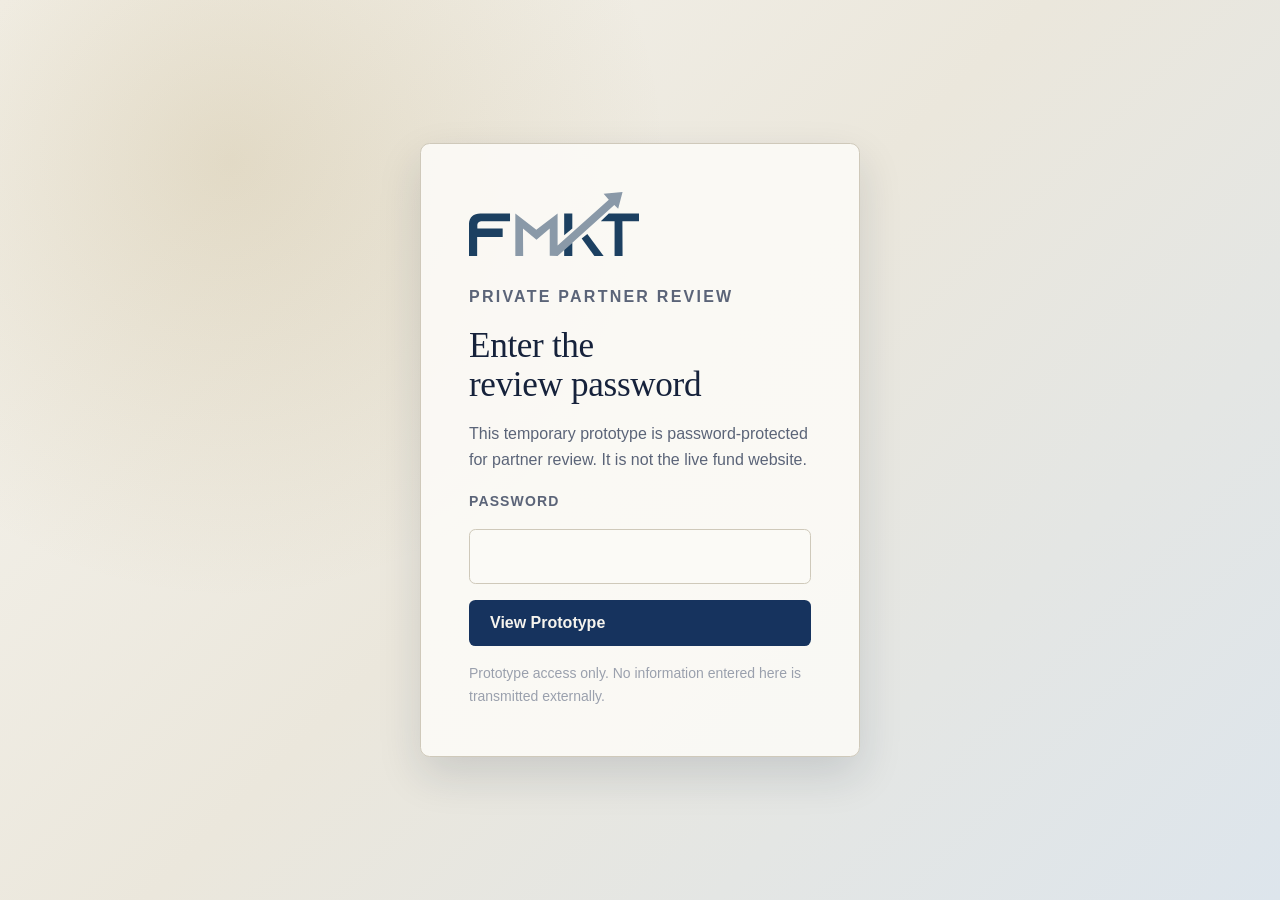
<file: index.html>
<!DOCTYPE html>
<html lang="en" data-theme="light">
<head>
<meta charset="utf-8">
<meta name="viewport" content="width=device-width, initial-scale=1">

<!-- ============================================================
     SEO / META  (prototype optimized around "free markets", "socialism", "communism",
     and the Fund&rsquo;s deregulation investment process). COMPLIANCE: descriptions avoid performance
     claims and outcome-implying language. -->
<title>FMKT | The Free Markets ETF: Capitalism and Economic Freedom</title>
<meta name="description" content="FMKT is an actively managed ETF for investors who believe in capitalism, free enterprise, and economic freedom: a portfolio of U.S. companies positioned to benefit from regulatory changes supportive of freer-market dynamics.">
<meta name="keywords" content="capitalism ETF, free enterprise ETF, economic freedom ETF, anti socialism ETF, invest against socialism, socialism ETF, capitalism ETF, free market ETF, anti socialist investing, free markets vs socialism ETF, how to invest against socialism, deregulation ETF, FMKT">
<link rel="canonical" href="https://freemarketsetf.com/">
<meta name="robots" content="noindex, nofollow"><!-- PROTOTYPE: never index the preview build -->

<!-- Open Graph (compliance-reviewed copy; no social share buttons on-page) -->
<meta property="og:type" content="website">
<meta property="og:site_name" content="The Free Markets ETF">
<meta property="og:title" content="FMKT | The Free Markets ETF: Capitalism and Economic Freedom">
<meta property="og:description" content="FMKT is an actively managed ETF built around capitalism, free enterprise, and economic freedom, using deregulation as the investment mechanism to evaluate U.S. companies.">
<meta property="og:url" content="https://freemarketsetf.com/">
<meta property="og:image" content="https://freemarketsetf.com/img/hero.webp">
<meta name="twitter:card" content="summary_large_image">
<meta name="twitter:title" content="FMKT | The Free Markets ETF: Capitalism and Economic Freedom">
<meta name="twitter:description" content="FMKT is an actively managed ETF built around capitalism, free enterprise, and economic freedom, using deregulation as the investment mechanism to evaluate U.S. companies.">

<!-- JSON-LD InvestmentFund PLACEHOLDER  -  requires compliance sign-off before production.
     No performance/return values are included. -->
<script type="application/ld+json">
{
  "@context": "https://schema.org",
  "@type": "InvestmentFund",
  "name": "The Free Markets ETF",
  "alternateName": "FMKT",
  "tickerSymbol": "FMKT",
  "identifier": {
    "@type": "PropertyValue",
    "propertyID": "CUSIP",
    "value": "886364140"
  },
  "url": "https://freemarketsetf.com",
  "description": "Actively managed ETF built around capitalism, free enterprise, economic freedom, and the belief that markets allocate capital more effectively than centralized decision-making, using deregulation and regulatory sensitivity as part of its active investment process.",
  "provider": {
    "@type": "Organization",
    "name": "The Free Markets ETF"
  },
  "feesAndCommissionsSpecification": "Net expense ratio 0.76% (see prospectus).",
  "additionalProperty": [
    {
      "@type": "PropertyValue",
      "name": "Exchange",
      "value": "NYSE Arca"
    },
    {
      "@type": "PropertyValue",
      "name": "Distribution Frequency",
      "value": "Annual"
    },
    {
      "@type": "PropertyValue",
      "name": "Fund Type",
      "value": "Actively Managed ETF"
    },
    {
      "@type": "PropertyValue",
      "name": "Performance",
      "value": "PLACEHOLDER \u2014 no performance figures published in prototype"
    }
  ],
  "disclaimer": "Investing involves risk, including possible loss of principal. Consider the investment objectives, risks, charges and expenses carefully before investing. Distributed by Foreside Fund Services, LLC."
}
</script>

<meta http-equiv="Content-Security-Policy" content="default-src 'self'; script-src 'self'; style-src 'self' 'unsafe-inline'; img-src 'self' data:; font-src 'self'; object-src 'none'; base-uri 'self'; form-action 'none'; frame-ancestors 'none';">
<link rel="stylesheet" href="css/style.css">
</head>
<body class="auth-locked">
<div class="review-gate" data-review-gate role="dialog" aria-modal="true" aria-labelledby="review-gate-title">
  <form class="review-gate__card" data-review-form>
    <img class="review-gate__logo" src="img/FMKT-Color.svg" alt="The Free Markets ETF">
    <p class="review-gate__eyebrow">Private partner review</p>
    <h1 id="review-gate-title">Enter the review password</h1>
    <p>This temporary prototype is password-protected for partner review. It is not the live fund website.</p>
    <label for="review-password">Password</label>
    <input id="review-password" name="password" type="password" autocomplete="current-password" data-review-password required>
    <button class="btn btn--primary" type="submit">View Prototype</button>
    <p class="review-gate__error" data-review-error hidden>Incorrect password. Please try again.</p>
    <p class="review-gate__note">Prototype access only. No information entered here is transmitted externally.</p>
  </form>
</div>
<div class="proto-banner" role="note">Internal redesign prototype  -  not a live site. Official fund information: <a href="https://freemarketsetf.com">freemarketsetf.com</a></div>
<header class="header">
  <div class="wrap header__inner">
    <a class="brand" href="index.html" aria-label="The Free Markets ETF  -  overview">
      <img class="brand__logo" src="img/FMKT-Color.svg" alt="The Free Markets ETF">
    </a>
    <nav class="nav" data-nav aria-label="Primary">
      <a href="index.html" aria-current="page">Overview</a>
      <a href="why-free-markets.html">Why Free Markets</a>
      <a href="investment-process.html">Process</a>
      <a href="portfolio-managers.html">Managers</a>
      <a href="documents.html">Documents</a>
      <a href="media.html">Media</a>
      <a href="risks.html">Risks</a>
      <a href="feedback.html">Feedback</a>
    </nav>
    <div class="header__actions">
      <a class="btn btn--gold btn--sm" href="fund-briefing.html">Fund Briefing</a>
      <button class="theme-toggle" data-theme-toggle aria-label="Switch color theme"></button>
      <button class="menu-btn" data-menu-btn aria-label="Toggle menu" aria-expanded="false">
        <svg width="20" height="20" viewBox="0 0 24 24" fill="none" stroke="currentColor" stroke-width="2"><path d="M3 6h18M3 12h18M3 18h18"/></svg>
      </button>
    </div>
  </div>
</header>


<main id="main">
  <section class="hero">
    <div class="hero__media"><img src="img/hero.webp" alt="Aerial view of a U.S. financial district skyline at dawn" fetchpriority="high"></div>
    <div class="hero__scrim"></div>
    <div class="wrap">
      <div class="hero__inner">
        <span class="eyebrow">Capitalism. Free Enterprise. Economic Freedom.</span>
        <h1>Put your capital behind free enterprise.</h1>
        <p class="lede">The Free Markets ETF (FMKT) is an actively managed ETF for investors who believe in capitalism,
        free enterprise, and the power of markets to create opportunity. It expresses that belief through U.S. companies
        positioned to benefit from regulatory changes supportive of freer-market dynamics.</p>
        <div class="hero__cta">
          <a class="btn btn--primary" href="investment-process.html">Explore the Process</a>
          <a class="btn btn--ghost" href="documents.html">Fund Documents</a>
          <a class="btn btn--ghost" href="feedback.html">Partner Feedback</a>
        </div>
        <dl class="hero__facts"><div class="hero__fact"><dt>Ticker</dt><dd>FMKT</dd></div><div class="hero__fact"><dt>Exchange</dt><dd>NYSE Arca</dd></div><div class="hero__fact"><dt>Net Expense Ratio</dt><dd>0.76%</dd></div><div class="hero__fact"><dt>Structure</dt><dd>Active ETF</dd></div></dl>
      </div>
    </div>
  </section>

  <section class="section--tight">
    <div class="wrap">
      <div class="statband" data-reveal>
        <div class="grid grid--2" style="align-items:start;gap:var(--space-12)">
          <div>
            <span class="eyebrow" style="color:var(--color-accent-soft)">What FMKT Is</span>
            <p class="stat__num" style="margin-top:var(--space-4)">Economic Freedom</p>
            <p class="stat__label">An investment strategy built around an explicit economic philosophy: private ownership,
            competition, entrepreneurship, and the belief that markets generally allocate capital more effectively than
            centralized decision-making.</p>
          </div>
          <div style="padding-top:var(--space-2)">
            <p style="opacity:0.9">Competition rewards the businesses that serve customers best. Ownership creates accountability.
            Entrepreneurs take risks, and investors direct capital toward productive uses. FMKT gives investors a way to express
            confidence in those principles through an actively managed portfolio of U.S. companies positioned for regulatory
            conditions that allow markets and businesses to function more freely.
            <a href="why-free-markets.html">Read why free markets matter</a>.</p>
            <p class="statband__note">Prototype language for partner review only. This is thesis copy under review,
            not approved investor-facing language or a forecast of Fund results.</p>
          </div>
        </div>
      </div>
    </div>
  </section>

  <section class="section--tight">
    <div class="wrap wrap--default">
      <div class="grid grid--2" style="align-items:start;gap:var(--space-10)">
        <div data-reveal>
          <span class="eyebrow">Why Free Markets Matter</span>
          <h2>Confidence in American enterprise</h2>
        </div>
        <div class="prose" data-reveal>
          <p>The principles behind free markets are simple: people having the freedom to build businesses, entrepreneurs
          taking risks, companies competing for customers, innovation being rewarded, and capital moving toward its most
          productive uses. Those principles have long supported American enterprise.</p>
          <p>This is an economic philosophy, not a political one. FMKT is not tied to a party, a candidate, or an election.
          It reflects confidence in capitalism, free enterprise, private ownership, voluntary exchange, and competitive markets,
          and it puts that confidence to work in a disciplined, actively managed portfolio.</p>
        </div>
      </div>
      <div class="grid grid--3" style="margin-top:var(--space-10)">
        <div class="card" data-reveal><h3>Competition</h3><p>Businesses earn their place by serving customers better.</p></div>
        <div class="card" data-reveal><h3>Ownership</h3><p>Private ownership aligns decisions with accountability.</p></div>
        <div class="card" data-reveal><h3>Entrepreneurship</h3><p>People who take risk to build should be free to do so.</p></div>
        <div class="card" data-reveal><h3>Innovation</h3><p>Open markets reward new ideas and better ways of doing things.</p></div>
        <div class="card" data-reveal><h3>Opportunity</h3><p>Capital that can move freely creates room for new companies to grow.</p></div>
        <div class="card" data-reveal><h3>Economic freedom</h3><p>Market-based decisions, rather than central direction, guide how resources are used.</p></div>
      </div>
    </div>
  </section>

  <section class="section--tight">
    <div class="wrap">
      <div class="split">
        <div data-reveal>
          <span class="eyebrow">From Philosophy to Portfolio</span>
          <h2>Deregulation is how the belief becomes an investment</h2>
          <p>Belief alone is not a process. FMKT turns its economic philosophy into portfolio decisions in a clear sequence,
          and deregulation is the investment mechanism that connects the two.</p>
          <p>The managers study regulatory friction, potential deregulation, and company fundamentals. The process targets sectors
          shaped by government rules, permitting, mandates, capital requirements, and licensing regimes, then scores companies
          using financial metrics tied to efficiency, profitability, and adaptability.</p>
          <a class="btn btn--ghost" href="investment-process.html" style="margin-top:var(--space-4)">See how the process works</a>
        </div>
        <div class="split__media" data-reveal><img src="img/process.webp" alt="Abstract illustration of the target, score, and build stages of the investment process"></div>
      </div>
      <div class="chain" data-reveal style="display:flex;flex-wrap:wrap;gap:var(--space-3);align-items:center;justify-content:center;margin-block:var(--space-8)"><span class="sector">Economic philosophy</span><span aria-hidden="true">&rarr;</span><span class="sector">Regulatory environment</span><span aria-hidden="true">&rarr;</span><span class="sector">Company economics</span><span aria-hidden="true">&rarr;</span><span class="sector">Security selection</span><span aria-hidden="true">&rarr;</span><span class="sector">Portfolio construction</span></div>
    </div>
  </section>

  <section class="section--tight">
    <div class="wrap">
      <div style="text-align:center;max-width:46rem;margin-inline:auto;margin-bottom:var(--space-10)">
        <span class="eyebrow" style="justify-content:center">Where the Fund Looks</span>
        <h2 style="font-size:var(--text-xl);margin-top:var(--space-4)">Where free-market policy can matter</h2>
        <p class="lede" style="margin-inline:auto;margin-top:var(--space-4)">FMKT focuses on sectors where regulation,
        permitting, mandates, and capital rules can materially shape business conditions.</p>
      </div>
      <div style="display:flex;justify-content:center"><div class="sectors"><span class="sector"><svg width="16" height="16" viewBox="0 0 24 24" fill="none" stroke="currentColor" stroke-width="2"><path d="M19 14c1.5-1.5 3-3.2 3-5.5A5.5 5.5 0 0 0 12 5 5.5 5.5 0 0 0 2 8.5c0 2.3 1.5 4 3 5.5l7 7z"/></svg>Healthcare</span><span class="sector"><svg width="16" height="16" viewBox="0 0 24 24" fill="none" stroke="currentColor" stroke-width="2"><path d="M3 21h18M5 21V8l7-5 7 5v13M9 21v-6h6v6"/></svg>Financial Services</span><span class="sector"><svg width="16" height="16" viewBox="0 0 24 24" fill="none" stroke="currentColor" stroke-width="2"><path d="M13 2 4 14h7l-1 8 9-12h-7z"/></svg>Energy</span><span class="sector"><svg width="16" height="16" viewBox="0 0 24 24" fill="none" stroke="currentColor" stroke-width="2"><rect x="3" y="6" width="18" height="11" rx="2"/><path d="M3 11h18M7 21h2M15 21h2"/></svg>Transportation</span><span class="sector"><svg width="16" height="16" viewBox="0 0 24 24" fill="none" stroke="currentColor" stroke-width="2"><rect x="4" y="4" width="16" height="16" rx="2"/><rect x="9" y="9" width="6" height="6"/><path d="M9 1v3M15 1v3M9 20v3M15 20v3M1 9h3M1 15h3M20 9h3M20 15h3"/></svg>Technology</span></div></div>
    </div>
  </section>

  <section class="section--tight">
    <div class="wrap">
      <div class="cta-band" data-reveal>
        <span class="eyebrow" style="justify-content:center">For Financial Professionals</span>
        <h2>Request a Fund Briefing</h2>
        <p class="lede">A diligence-focused walkthrough of the Fund&rsquo;s free-enterprise philosophy, investment process,
        portfolio management bench, and supporting documentation for advisors and institutional investors.</p>
        <a class="btn btn--gold" href="fund-briefing.html">Request a Briefing</a>
      </div>
    </div>
  </section>
</main>
<footer class="footer">
  <div class="wrap">
    <div class="footer__grid">
      <div>
        <a class="brand" href="index.html" style="margin-bottom:var(--space-4)">
          <img class="brand__logo" src="img/FMKT-Color.svg" alt="The Free Markets ETF">
        </a>
        <p style="font-size:var(--text-sm);color:var(--color-text-muted);max-width:34ch">
          An actively managed ETF for investors who believe in capitalism, free enterprise, and the power of markets, expressed through U.S. companies positioned for freer-market conditions.
        </p>
      </div>
      <div>
        <h4>Fund</h4>
        <ul role="list">
          <li><a href="index.html">Overview</a></li>
          <li><a href="why-free-markets.html">Why Free Markets</a></li>
          <li><a href="investment-process.html">Investment Process</a></li>
          <li><a href="portfolio-managers.html">Portfolio Managers</a></li>
        </ul>
      </div>
      <div>
        <h4>Resources</h4>
        <ul role="list">
          <li><a href="documents.html">Fund Documents</a></li>
          <li><a href="media.html">Media Resources</a></li>
          <li><a href="fund-briefing.html">Fund Briefing</a></li>
          <li><a href="risks.html">Risks &amp; Disclosures</a></li>
        </ul>
      </div>
      <div>
        <h4>Contact</h4>
        <ul role="list">
          <li><a href="tel:8559944004">Prospectus line: 855-994-4004</a></li>
          <li><a href="https://freemarketsetf.com">freemarketsetf.com</a></li>
        </ul>
        <p style="font-size:var(--text-xs);color:var(--color-text-faint);margin-top:var(--space-4)">
          Distributed by Foreside Fund Services, LLC.
        </p>
      </div>
    </div>
    <div class="footer__legal">
      <p><strong>Investors should consider the investment objectives, risks, charges and expenses carefully before investing.</strong>
      For a prospectus or summary prospectus with this and other information about the Fund, please call 855-994-4004 or visit
      <a href="https://freemarketsetf.com">www.freemarketsetf.com</a>. Read the prospectus or summary prospectus carefully before investing.</p>
      <p>Investing involves risk, including possible loss of principal. The Fund is new and has a limited operating history.
      The Fund&rsquo;s strategy of investing in companies that may benefit from deregulatory measures and free-market policy shifts entails significant risks,
      including those stemming from the unpredictable nature of regulatory and political trends. See the <a href="risks.html">Risks &amp; Disclosures</a> page.</p>
      <p>The Free Markets ETF is distributed by Foreside Fund Services, LLC.</p>
      <p style="opacity:0.75">PROTOTYPE NOTICE: This page is a private redesign concept for diligence and SEO review only.
      It is not the live fund website and is not an offer to buy or sell any security. Risk language shown as placeholders is
      summarized from public materials and must be confirmed against the current prospectus before any production use.</p>
    </div>
  </div>
</footer>
<script src="js/main.js" defer></script>
</body>
</html>
</file>
<file: css/style.css>
/* =====================================================================
   The Free Markets ETF (FMKT)  -  Redesign Prototype
   COMPLIANCE NOTE (internal, non-rendered): This is a PRIVATE advisor/investor
   diligence + SEO prototype. It is NOT a live replacement site. All copy avoids
   performance claims, outcome-implying language, holdings commentary beyond
   placeholders, and social amplification. Fund facts are sourced from the
   official site freemarketsetf.com only.
   ===================================================================== */

/* ---------- Design Tokens ---------- */
:root,
[data-theme='light'] {
  /* Type scale */
  --text-xs: clamp(0.75rem, 0.7rem + 0.25vw, 0.875rem);
  --text-sm: clamp(0.875rem, 0.8rem + 0.35vw, 1rem);
  --text-base: clamp(1rem, 0.95rem + 0.25vw, 1.125rem);
  --text-lg: clamp(1.125rem, 1rem + 0.75vw, 1.5rem);
  --text-xl: clamp(1.5rem, 1.2rem + 1.25vw, 2.25rem);
  --text-2xl: clamp(2rem, 1.2rem + 2.5vw, 3.5rem);

  /* Spacing */
  --space-1: 0.25rem; --space-2: 0.5rem; --space-3: 0.75rem; --space-4: 1rem;
  --space-5: 1.25rem; --space-6: 1.5rem; --space-8: 2rem; --space-10: 2.5rem;
  --space-12: 3rem; --space-16: 4rem; --space-20: 5rem; --space-24: 6rem; --space-32: 8rem;

  /* Surfaces  -  warm paper / institutional ivory */
  --color-bg: #f6f4ee;
  --color-surface: #fbfaf6;
  --color-surface-2: #ffffff;
  --color-surface-offset: #efece3;
  --color-divider: #ddd8cc;
  --color-border: #cfc9ba;

  /* Text  -  deep ink navy */
  --color-text: #16223b;
  --color-text-muted: #5b6478;
  --color-text-faint: #9aa0ad;
  --color-text-inverse: #f6f4ee;

  /* Primary  -  deep navy */
  --color-primary: #16335e;
  --color-primary-hover: #0f2647;
  --color-primary-active: #0a1b33;
  --color-primary-highlight: #d6dcea;

  /* Accent  -  antique gold (used sparingly, CTA + rules only) */
  --color-accent: #9a7a2e;
  --color-accent-hover: #82672663;
  --color-accent-soft: #c8a85a;

  /* Caution (used only for compliance/risk emphasis) */
  --color-caution: #8a4b2a;

  --radius-sm: 0.25rem; --radius-md: 0.4rem; --radius-lg: 0.6rem; --radius-full: 9999px;
  --transition-interactive: 200ms cubic-bezier(0.16, 1, 0.3, 1);
  --shadow-sm: 0 1px 2px rgba(22,34,59,0.06);
  --shadow-md: 0 6px 20px rgba(22,34,59,0.08);
  --shadow-lg: 0 18px 44px rgba(22,34,59,0.14);

  --content-narrow: 680px;
  --content-default: 1000px;
  --content-wide: 1240px;

  --font-display: Georgia, 'Times New Roman', serif;
  --font-body: -apple-system, BlinkMacSystemFont, 'Segoe UI', Helvetica, Arial, sans-serif;
}

[data-theme='dark'] {
  --color-bg: #0c1320;
  --color-surface: #111a2b;
  --color-surface-2: #16223b;
  --color-surface-offset: #0f1827;
  --color-divider: #1f2c45;
  --color-border: #2a3a59;
  --color-text: #dde3ef;
  --color-text-muted: #93a0b8;
  --color-text-faint: #5f6d87;
  --color-text-inverse: #0c1320;
  --color-primary: #6f93cf;
  --color-primary-hover: #88a7da;
  --color-primary-active: #a7bfe6;
  --color-primary-highlight: #1a2944;
  --color-accent: #cbab63;
  --color-accent-hover: #ddc080;
  --color-accent-soft: #b5944c;
  --color-caution: #d08a5f;
  --shadow-sm: 0 1px 2px rgba(0,0,0,0.4);
  --shadow-md: 0 6px 20px rgba(0,0,0,0.45);
  --shadow-lg: 0 18px 44px rgba(0,0,0,0.55);
}

@media (prefers-color-scheme: dark) {
  :root:not([data-theme]) {
    --color-bg: #0c1320; --color-surface: #111a2b; --color-surface-2: #16223b;
    --color-surface-offset: #0f1827; --color-divider: #1f2c45; --color-border: #2a3a59;
    --color-text: #dde3ef; --color-text-muted: #93a0b8; --color-text-faint: #5f6d87;
    --color-text-inverse: #0c1320; --color-primary: #6f93cf; --color-primary-hover: #88a7da;
    --color-primary-active: #a7bfe6; --color-primary-highlight: #1a2944;
    --color-accent: #cbab63; --color-accent-hover: #ddc080; --color-accent-soft: #b5944c;
    --color-caution: #d08a5f;
  }
}

/* ---------- Base ---------- */
*,*::before,*::after { box-sizing: border-box; margin: 0; padding: 0; }
html {
  text-size-adjust: none; -webkit-font-smoothing: antialiased;
  -moz-osx-font-smoothing: grayscale; text-rendering: optimizeLegibility;
  scroll-behavior: smooth; scroll-padding-top: 5rem;
}
body {
  min-height: 100dvh; line-height: 1.65; font-family: var(--font-body);
  font-size: var(--text-base); color: var(--color-text); background-color: var(--color-bg);
  font-feature-settings: 'kern' 1, 'liga' 1;
}
img,svg,video { display: block; max-width: 100%; height: auto; }
ul[role='list'] { list-style: none; }
input,button,textarea,select { font: inherit; color: inherit; }
h1,h2,h3,h4 { text-wrap: balance; line-height: 1.12; font-family: var(--font-display); font-weight: 460; letter-spacing: -0.01em; }
p,li { text-wrap: pretty; max-width: 72ch; }

/* ---------- Temporary review password gate ---------- */
body.auth-locked {
  overflow: hidden;
}
body.auth-locked > :not(.review-gate) {
  display: none !important;
}
.review-gate {
  min-height: 100dvh;
  display: grid;
  place-items: center;
  padding: var(--space-6);
  background:
    radial-gradient(circle at 18% 18%, rgba(154,122,46,0.18), transparent 34%),
    linear-gradient(135deg, #f6f4ee 0%, #ebe7dc 48%, #dde5ec 100%);
}
.review-gate[hidden] {
  display: none !important;
}
.review-gate__card {
  width: min(100%, 440px);
  background: rgba(251,250,246,0.94);
  border: 1px solid var(--color-border);
  border-radius: var(--radius-lg);
  box-shadow: var(--shadow-lg);
  padding: clamp(var(--space-8), 5vw, var(--space-12));
  display: grid;
  gap: var(--space-4);
}
.review-gate__logo {
  width: 170px;
  margin-bottom: var(--space-3);
}
.review-gate__eyebrow {
  font-size: var(--text-xs);
  font-weight: 700;
  letter-spacing: 0.14em;
  text-transform: uppercase;
  color: var(--color-accent);
}
.review-gate h1 {
  font-size: var(--text-xl);
}
.review-gate p {
  color: var(--color-text-muted);
  font-size: var(--text-sm);
}
.review-gate label {
  font-size: var(--text-xs);
  font-weight: 700;
  letter-spacing: 0.08em;
  text-transform: uppercase;
  color: var(--color-text-muted);
}
.review-gate input {
  border: 1px solid var(--color-border);
  background: var(--color-surface);
  border-radius: var(--radius-md);
  padding: var(--space-3) var(--space-4);
  font-size: var(--text-base);
}
.review-gate input:focus {
  outline: 2px solid var(--color-accent);
  outline-offset: 1px;
}
.review-gate__error {
  color: var(--color-caution) !important;
  font-weight: 700;
}
.review-gate__note {
  font-size: var(--text-xs) !important;
  color: var(--color-text-faint) !important;
}
a { color: inherit; }
button { cursor: pointer; background: none; border: none; }
table { border-collapse: collapse; width: 100%; }
::selection { background: rgba(154,122,46,0.22); color: var(--color-text); }
:focus-visible { outline: 2px solid var(--color-accent); outline-offset: 3px; border-radius: var(--radius-sm); }
@media (prefers-reduced-motion: reduce) {
  *,*::before,*::after { animation-duration: 0.01ms !important; animation-iteration-count: 1 !important;
    transition-duration: 0.01ms !important; scroll-behavior: auto !important; }
}
a,button,[role='button'],input,textarea,select {
  transition: color var(--transition-interactive), background var(--transition-interactive),
    border-color var(--transition-interactive), box-shadow var(--transition-interactive), transform var(--transition-interactive);
}
.sr-only { position: absolute; width: 1px; height: 1px; padding: 0; margin: -1px; overflow: hidden; clip: rect(0,0,0,0); white-space: nowrap; border-width: 0; }

/* ---------- Layout primitives ---------- */
.wrap { width: 100%; max-width: var(--content-wide); margin-inline: auto; padding-inline: clamp(var(--space-4), 5vw, var(--space-12)); }
.wrap--default { max-width: var(--content-default); }
.wrap--narrow { max-width: var(--content-narrow); }
.section { padding-block: clamp(var(--space-16), 8vw, var(--space-32)); }
.section--tight { padding-block: clamp(var(--space-12), 6vw, var(--space-20)); }
.eyebrow {
  font-family: var(--font-body); font-size: var(--text-xs); font-weight: 600;
  letter-spacing: 0.16em; text-transform: uppercase; color: var(--color-accent);
  display: inline-flex; align-items: center; gap: var(--space-2);
}
.eyebrow::before { content: ''; width: 24px; height: 1px; background: var(--color-accent); display: inline-block; }
.lede { font-size: var(--text-lg); color: var(--color-text-muted); line-height: 1.55; max-width: 60ch; }

/* ---------- Header ---------- */
.header {
  position: sticky; top: 0; z-index: 60;
  background: color-mix(in oklab, var(--color-bg) 88%, transparent);
  backdrop-filter: blur(14px); border-bottom: 1px solid var(--color-divider);
}
.header__inner { display: flex; align-items: center; justify-content: space-between; gap: var(--space-6); height: 4.25rem; }
.brand { display: flex; align-items: center; gap: var(--space-3); text-decoration: none; color: var(--color-text); }
.brand__logo { width: 132px; max-width: 34vw; height: auto; flex-shrink: 0; }
.footer .brand__logo { width: 156px; }
.brand__mark { color: var(--color-primary); flex-shrink: 0; }
.brand__name { font-family: var(--font-display); font-weight: 560; font-size: 1.0625rem; letter-spacing: -0.01em; line-height: 1; }
.brand__ticker { font-family: var(--font-body); font-size: 0.6875rem; font-weight: 600; letter-spacing: 0.14em; color: var(--color-accent); }
.nav { display: flex; align-items: center; gap: var(--space-1); }
.nav a { text-decoration: none; font-size: var(--text-sm); color: var(--color-text-muted); padding: var(--space-2) var(--space-3); border-radius: var(--radius-sm); }
.nav a:hover, .nav a[aria-current='page'] { color: var(--color-text); background: var(--color-surface-offset); }
.header__actions { display: flex; align-items: center; gap: var(--space-3); }
.theme-toggle { display: inline-grid; place-items: center; width: 2.25rem; height: 2.25rem; border-radius: var(--radius-full); color: var(--color-text-muted); border: 1px solid var(--color-border); }
.theme-toggle:hover { color: var(--color-text); border-color: var(--color-text-muted); }
.menu-btn { display: none; }

/* ---------- Buttons ---------- */
.btn {
  display: inline-flex; align-items: center; gap: var(--space-2); text-decoration: none;
  font-size: var(--text-sm); font-weight: 600; padding: var(--space-3) var(--space-5);
  border-radius: var(--radius-md); border: 1px solid transparent; line-height: 1.2;
}
.btn--primary { background: var(--color-primary); color: var(--color-text-inverse); }
.btn--primary:hover { background: var(--color-primary-hover); transform: translateY(-1px); box-shadow: var(--shadow-md); }
.btn--gold { background: var(--color-accent); color: #fff; }
[data-theme='dark'] .btn--gold { color: #16223b; }
.btn--gold:hover { background: var(--color-accent-hover); transform: translateY(-1px); }
.btn--ghost { border-color: var(--color-border); color: var(--color-text); }
.btn--ghost:hover { border-color: var(--color-text-muted); background: var(--color-surface-offset); }
.btn--sm { padding: var(--space-2) var(--space-4); font-size: var(--text-xs); }

/* ---------- Hero ---------- */
.hero { position: relative; isolation: isolate; overflow: hidden; }
.hero__media { position: absolute; inset: 0; z-index: -2; }
.hero__media img { width: 100%; height: 100%; object-fit: cover; }
.hero__scrim { position: absolute; inset: 0; z-index: -1;
  background: linear-gradient(100deg, color-mix(in oklab, var(--color-bg) 96%, transparent) 0%, color-mix(in oklab, var(--color-bg) 78%, transparent) 42%, color-mix(in oklab, var(--color-bg) 30%, transparent) 100%); }
[data-theme='dark'] .hero__scrim {
  background: linear-gradient(100deg, color-mix(in oklab, var(--color-bg) 92%, transparent) 0%, color-mix(in oklab, var(--color-bg) 70%, transparent) 45%, color-mix(in oklab, var(--color-bg) 25%, transparent) 100%); }
.hero__inner { padding-block: clamp(var(--space-20), 14vw, 11rem); max-width: 40rem; }
.hero h1 { font-size: var(--text-2xl); font-weight: 480; line-height: 1.05; margin-block: var(--space-5) var(--space-5); }
.hero h1 em { font-style: italic; color: var(--color-primary); }
.hero .lede { margin-bottom: var(--space-8); }
.hero__cta { display: flex; flex-wrap: wrap; gap: var(--space-3); }
.hero__facts { display: flex; flex-wrap: wrap; gap: var(--space-6) var(--space-8); margin-top: var(--space-10); padding-top: var(--space-6); border-top: 1px solid var(--color-divider); }
.hero__fact { display: flex; flex-direction: column; }
.hero__fact dt { font-size: var(--text-xs); letter-spacing: 0.1em; text-transform: uppercase; color: var(--color-text-muted); }
.hero__fact dd { font-family: var(--font-display); font-size: var(--text-lg); color: var(--color-text); margin-top: var(--space-1); }

/* ---------- Cards / grids ---------- */
.grid { display: grid; gap: var(--space-6); }
.grid--2 { grid-template-columns: repeat(2, 1fr); }
.grid--3 { grid-template-columns: repeat(3, 1fr); }
.card {
  background: var(--color-surface); border: 1px solid var(--color-border);
  border-radius: var(--radius-lg); padding: var(--space-6) var(--space-6);
}
.card__num { font-family: var(--font-display); font-size: var(--text-xl); color: var(--color-accent); line-height: 1; }
.card h3 { font-size: var(--text-lg); margin-block: var(--space-3) var(--space-2); }
.card p { font-size: var(--text-sm); color: var(--color-text-muted); }

/* split section */
.split { display: grid; grid-template-columns: 1.05fr 0.95fr; gap: clamp(var(--space-8), 6vw, var(--space-24)); align-items: center; }
.split--reverse > .split__media { order: -1; }
.split__media img { border-radius: var(--radius-lg); border: 1px solid var(--color-border); box-shadow: var(--shadow-md); }
.split h2 { font-size: var(--text-xl); margin-block: var(--space-4) var(--space-5); }
.split p + p { margin-top: var(--space-4); }

/* stat band */
.statband { background: var(--color-primary); color: var(--color-text-inverse); border-radius: var(--radius-lg); padding: clamp(var(--space-8), 5vw, var(--space-16)); }
[data-theme='dark'] .statband { background: var(--color-surface-2); border: 1px solid var(--color-border); }
.statband .stat__num { font-family: var(--font-display); font-size: var(--text-2xl); color: var(--color-accent-soft); }
.statband .stat__label { font-size: var(--text-sm); opacity: 0.82; max-width: 30ch; }
.statband__note { font-size: var(--text-xs); opacity: 0.6; margin-top: var(--space-6); }

/* PM cards */
.pm-grid { display: grid; grid-template-columns: repeat(auto-fill, minmax(260px, 1fr)); gap: var(--space-5); }
.pm {
  background: var(--color-surface); border: 1px solid var(--color-border);
  border-radius: var(--radius-lg); padding: var(--space-6); display: flex; flex-direction: column; gap: var(--space-2);
}
.pm__avatar { width: 56px; height: 56px; border-radius: var(--radius-full); display: grid; place-items: center;
  background: var(--color-primary-highlight); color: var(--color-primary); font-family: var(--font-display);
  font-size: 1.25rem; font-weight: 600; margin-bottom: var(--space-2); }
.pm__photo { width: 76px; height: 76px; object-fit: cover; border-radius: var(--radius-full);
  border: 1px solid var(--color-border); background: var(--color-surface-offset); margin-bottom: var(--space-2); }
.pm__name { font-family: var(--font-display); font-size: var(--text-lg); }
.pm__role { font-size: var(--text-xs); letter-spacing: 0.06em; text-transform: uppercase; color: var(--color-accent); font-weight: 600; }
.pm__firm { font-size: var(--text-sm); color: var(--color-text-muted); }

/* documents list */
.docs { display: grid; grid-template-columns: repeat(auto-fill, minmax(280px, 1fr)); gap: var(--space-4); }
.doc {
  display: flex; align-items: center; gap: var(--space-4); text-decoration: none;
  background: var(--color-surface); border: 1px solid var(--color-border); border-radius: var(--radius-md);
  padding: var(--space-4) var(--space-5); color: var(--color-text);
}
.doc:hover { border-color: var(--color-accent); box-shadow: var(--shadow-sm); transform: translateY(-1px); }
.doc__icon { color: var(--color-accent); flex-shrink: 0; }
.doc__title { font-weight: 600; font-size: var(--text-sm); }
.doc__meta { font-size: var(--text-xs); color: var(--color-text-faint); }
.placeholder-tag { display: inline-block; font-size: 0.625rem; font-weight: 700; letter-spacing: 0.08em; text-transform: uppercase;
  color: var(--color-caution); background: color-mix(in oklab, var(--color-caution) 14%, transparent); padding: 2px 7px; border-radius: var(--radius-full); }

/* sectors */
.sectors { display: flex; flex-wrap: wrap; gap: var(--space-3); }
.sector { display: inline-flex; align-items: center; gap: var(--space-2); border: 1px solid var(--color-border);
  border-radius: var(--radius-full); padding: var(--space-2) var(--space-4); font-size: var(--text-sm); background: var(--color-surface); }
.sector svg { color: var(--color-accent); }

/* CTA band */
.cta-band { background: var(--color-surface-2); border: 1px solid var(--color-border); border-radius: var(--radius-lg);
  padding: clamp(var(--space-10), 6vw, var(--space-20)); text-align: center; }
.cta-band h2 { font-size: var(--text-xl); margin-bottom: var(--space-4); }
.cta-band .lede { margin-inline: auto; margin-bottom: var(--space-8); }

/* advisor form (no external submission) */
.advisor-form { display: grid; grid-template-columns: repeat(2, 1fr); gap: var(--space-4); margin-top: var(--space-8); text-align: left; }
.field { display: flex; flex-direction: column; gap: var(--space-2); }
.field--full { grid-column: 1 / -1; }
.field label { font-size: var(--text-xs); font-weight: 600; letter-spacing: 0.04em; color: var(--color-text-muted); }
.field input, .field select, .field textarea {
  border: 1px solid var(--color-border); background: var(--color-surface); border-radius: var(--radius-md);
  padding: var(--space-3) var(--space-4); font-size: var(--text-sm); color: var(--color-text);
}
.field input:focus, .field select:focus, .field textarea:focus { outline: 2px solid var(--color-accent); outline-offset: 1px; border-color: var(--color-accent); }
.form-note { grid-column: 1 / -1; font-size: var(--text-xs); color: var(--color-text-faint); }
.form-status { grid-column: 1 / -1; font-size: var(--text-sm); padding: var(--space-3) var(--space-4); border-radius: var(--radius-md);
  background: var(--color-primary-highlight); color: var(--color-primary); display: none; }
.form-status.is-visible { display: block; }

/* media resources */
.media-list { display: grid; gap: var(--space-4); }
.media-item { display: flex; gap: var(--space-5); padding: var(--space-5) 0; border-top: 1px solid var(--color-divider); }
.media-item:last-child { border-bottom: 1px solid var(--color-divider); }
.media-item__kind { font-size: var(--text-xs); letter-spacing: 0.08em; text-transform: uppercase; color: var(--color-accent); font-weight: 600; min-width: 8rem; padding-top: 3px; }
.media-item__body h3 { font-family: var(--font-body); font-weight: 600; font-size: var(--text-base); }
.media-item__body p { font-size: var(--text-sm); color: var(--color-text-muted); }

/* partner feedback */
.feedback-grid { display: grid; grid-template-columns: repeat(3, 1fr); gap: var(--space-5); margin-bottom: var(--space-12); }
.feedback-cta { text-align: left; }
.feedback-cta .eyebrow { margin-bottom: var(--space-4); }
.decision-list { display: grid; gap: var(--space-3); margin: var(--space-6) 0; padding-left: 1.25rem; color: var(--color-text-muted); }
.decision-list li { padding-left: var(--space-2); }

/* risk / disclosures */
.disclosure { background: var(--color-surface); border: 1px solid var(--color-border); border-left: 3px solid var(--color-caution);
  border-radius: var(--radius-md); padding: var(--space-6); margin-bottom: var(--space-5); }
.disclosure h3 { font-family: var(--font-body); font-weight: 700; font-size: var(--text-base); margin-bottom: var(--space-3); }
.disclosure p, .disclosure li { font-size: var(--text-sm); color: var(--color-text-muted); }
.disclosure ul { padding-left: var(--space-5); display: grid; gap: var(--space-2); }
.fineprint { font-size: var(--text-xs); color: var(--color-text-faint); line-height: 1.7; }
.fineprint p + p { margin-top: var(--space-4); }

/* prototype banner */
.proto-banner { background: var(--color-caution); color: #fff; text-align: center; font-size: var(--text-xs);
  font-weight: 600; letter-spacing: 0.04em; padding: var(--space-2) var(--space-4); }
.proto-banner a { color: #fff; text-decoration: underline; }

/* footer */
.footer { background: var(--color-surface-offset); border-top: 1px solid var(--color-divider); padding-block: var(--space-16) var(--space-10); margin-top: var(--space-20); }
.footer__grid { display: grid; grid-template-columns: 1.4fr 1fr 1fr 1.2fr; gap: var(--space-8); margin-bottom: var(--space-12); }
.footer h4 { font-family: var(--font-body); font-weight: 700; font-size: var(--text-xs); letter-spacing: 0.1em; text-transform: uppercase; color: var(--color-text-muted); margin-bottom: var(--space-4); }
.footer ul { list-style: none; display: grid; gap: var(--space-2); }
.footer a { text-decoration: none; font-size: var(--text-sm); color: var(--color-text-muted); }
.footer a:hover { color: var(--color-text); }
.footer__legal { font-size: var(--text-xs); color: var(--color-text-faint); line-height: 1.7; border-top: 1px solid var(--color-divider); padding-top: var(--space-6); }
.footer__legal p + p { margin-top: var(--space-3); }

/* page intro (interior pages) */
.page-intro { padding-block: clamp(var(--space-16), 8vw, var(--space-24)) var(--space-8); border-bottom: 1px solid var(--color-divider); }
.page-intro h1 { font-size: var(--text-2xl); font-weight: 470; margin-block: var(--space-4) var(--space-5); }
.crumbs { font-size: var(--text-xs); color: var(--color-text-faint); }
.crumbs a { text-decoration: none; color: var(--color-text-muted); }
.crumbs a:hover { color: var(--color-accent); }

.prose h2 { font-size: var(--text-xl); margin-block: var(--space-12) var(--space-4); }
.prose h3 { font-size: var(--text-lg); margin-block: var(--space-8) var(--space-3); }
.prose p { margin-bottom: var(--space-4); color: var(--color-text-muted); }
.prose p strong { color: var(--color-text); }

/* fund facts table */
.facts-table { background: var(--color-surface); border: 1px solid var(--color-border); border-radius: var(--radius-lg); overflow: hidden; }
.facts-table tr { border-bottom: 1px solid var(--color-divider); }
.facts-table tr:last-child { border-bottom: none; }
.facts-table th, .facts-table td { text-align: left; padding: var(--space-4) var(--space-6); font-size: var(--text-sm); }
.facts-table th { color: var(--color-text-muted); font-weight: 600; width: 46%; }
.facts-table td { color: var(--color-text); font-weight: 500; }

/* ---------- Responsive ---------- */
@media (max-width: 900px) {
  .footer__grid { grid-template-columns: 1fr 1fr; gap: var(--space-8); }
  .split { grid-template-columns: 1fr; }
  .split--reverse > .split__media { order: 0; }
  .advisor-form { grid-template-columns: 1fr; }
  .feedback-grid { grid-template-columns: 1fr 1fr; }
}
@media (max-width: 720px) {
  .nav { display: none; position: absolute; top: 4.25rem; left: 0; right: 0; flex-direction: column;
    align-items: stretch; background: var(--color-surface); border-bottom: 1px solid var(--color-divider); padding: var(--space-3); gap: var(--space-1); }
  .nav.is-open { display: flex; }
  .nav a { padding: var(--space-3) var(--space-4); }
  .menu-btn { display: inline-grid; place-items: center; width: 2.25rem; height: 2.25rem; color: var(--color-text); border: 1px solid var(--color-border); border-radius: var(--radius-sm); }
  .grid--2, .grid--3 { grid-template-columns: 1fr; }
  .feedback-grid { grid-template-columns: 1fr; }
  .media-item { flex-direction: column; gap: var(--space-2); }
  .footer__grid { grid-template-columns: 1fr; }
  .hero__cta { flex-direction: column; align-items: stretch; }
  .hero__cta .btn { width: 100%; justify-content: center; }
  .hero__scrim { background: linear-gradient(100deg, color-mix(in oklab, var(--color-bg) 97%, transparent) 0%, color-mix(in oklab, var(--color-bg) 88%, transparent) 55%, color-mix(in oklab, var(--color-bg) 55%, transparent) 100%); }
}
</file>
